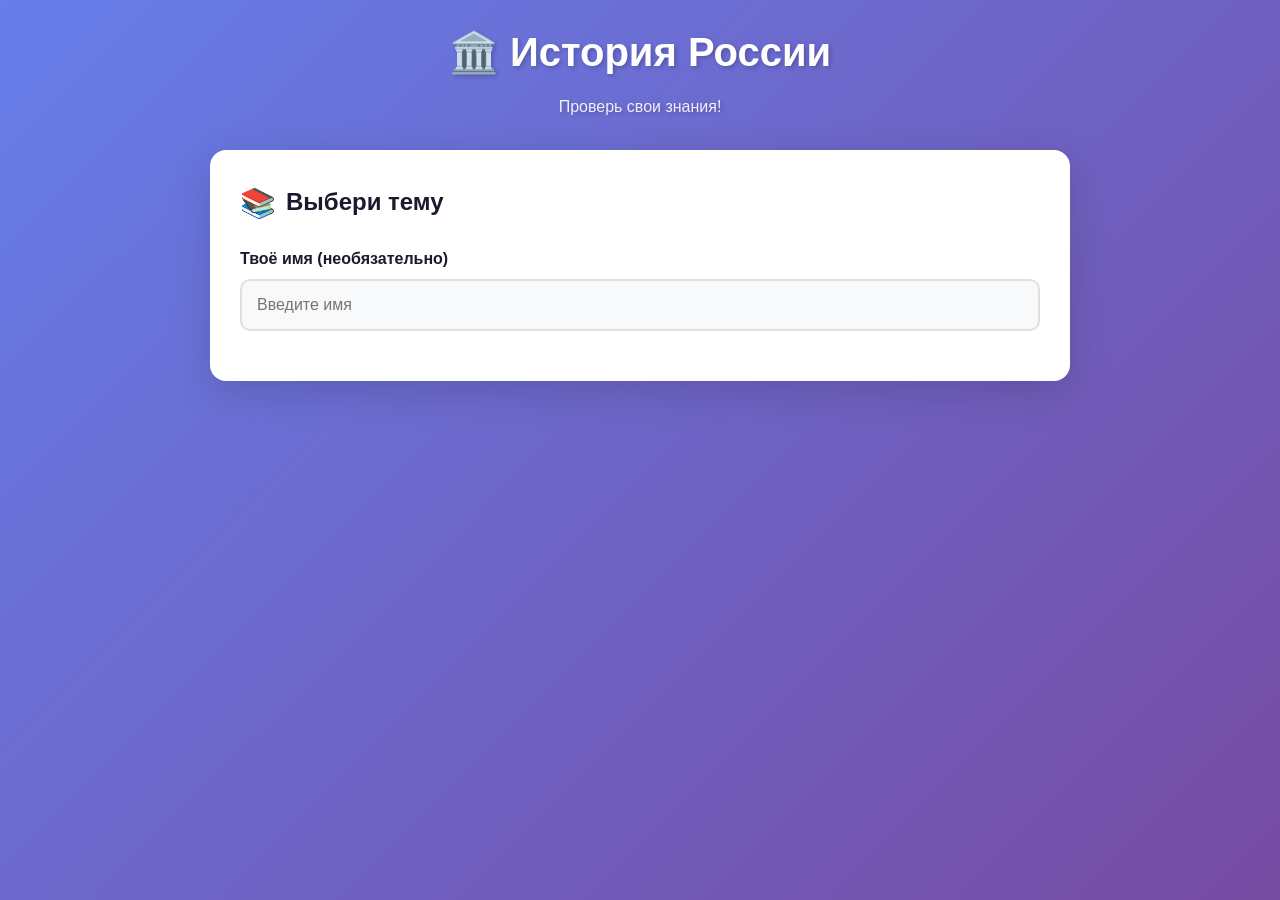
<file: index.html>
<!doctype html>
<html lang="ru">
  <head>
    <meta charset="UTF-8" />
    <meta name="viewport" content="width=device-width, initial-scale=1.0" />
    <title>История - Тестирование</title>
    <link rel="stylesheet" href="css/style.css" />
    <!-- Yandex.Metrika counter -->
    <script type="text/javascript">
      (function (m, e, t, r, i, k, a) {
        m[i] =
          m[i] ||
          function () {
            (m[i].a = m[i].a || []).push(arguments);
          };
        m[i].l = 1 * new Date();
        for (var j = 0; j < document.scripts.length; j++) {
          if (document.scripts[j].src === r) {
            return;
          }
        }
        ((k = e.createElement(t)),
          (a = e.getElementsByTagName(t)[0]),
          (k.async = 1),
          (k.src = r),
          a.parentNode.insertBefore(k, a));
      })(
        window,
        document,
        "script",
        "https://mc.yandex.ru/metrika/tag.js?id=107215943",
        "ym",
      );

      ym(107215943, "init", {
        ssr: true,
        webvisor: true,
        clickmap: true,
        ecommerce: "dataLayer",
        referrer: document.referrer,
        url: location.href,
        accurateTrackBounce: true,
        trackLinks: true,
      });
    </script>
    <noscript
      ><div>
        <img
          src="https://mc.yandex.ru/watch/107215943"
          style="position: absolute; left: -9999px"
          alt=""
        /></div
    ></noscript>
    <!-- /Yandex.Metrika counter -->
  </head>
  <body>
    <div class="container">
      <h1>
        🏛️ История России
        <span>Проверь свои знания!</span>
      </h1>

      <!-- Экран выбора темы -->
      <div id="topicsScreen" class="card">
        <h2>Выбери тему</h2>
        <div class="form-group">
          <label for="studentName">Твоё имя (необязательно)</label>
          <input
            type="text"
            id="studentName"
            class="form-control"
            placeholder="Введите имя"
          />
        </div>
        <div id="topicsList" class="topics-list">
          <!-- Темы загружаются динамически -->
        </div>
        <p
          id="noTopics"
          class="hidden"
          style="text-align: center; color: #666; margin-top: 20px"
        >
          Пока нет доступных тем. Зайдите позже! 📚
        </p>
      </div>

      <!-- Экран выбора режима -->
      <div id="modeScreen" class="card hidden">
        <h2>Выбери режим</h2>
        <div class="topics-list">
          <div class="topic-item" onclick="startMode('practice')">
            <span class="icon">📖</span>
            <div class="info">
              <div class="title">Практика</div>
              <div class="count">
                Вопросы по одному, можно закончить в любой момент
              </div>
            </div>
            <span class="arrow">→</span>
          </div>
          <div class="topic-item" onclick="startMode('test')">
            <span class="icon">📝</span>
            <div class="info">
              <div class="title">Тест</div>
              <div class="count">Фиксированное количество вопросов</div>
            </div>
            <span class="arrow">→</span>
          </div>
        </div>
        <div class="form-group" style="margin-top: 20px">
          <label for="questionCount">Количество вопросов в тесте:</label>
          <select id="questionCount" class="form-control">
            <option value="5">5 вопросов</option>
            <option value="10" selected>10 вопросов</option>
            <option value="15">15 вопросов</option>
            <option value="20">20 вопросов</option>
          </select>
        </div>
        <button
          class="btn btn-outline btn-block"
          style="margin-top: 20px"
          onclick="showTopics()"
        >
          ← Назад к темам
        </button>
      </div>

      <!-- Экран тестирования -->
      <div id="quizScreen" class="hidden">
        <div class="card">
          <div class="progress-container">
            <div class="progress-bar">
              <div
                id="progressFill"
                class="progress-fill"
                style="width: 0%"
              ></div>
            </div>
            <p id="progressText" class="progress-text">Вопрос 1 из 10</p>
          </div>
        </div>

        <div id="questionsContainer">
          <!-- Вопросы загружаются динамически -->
        </div>

        <div class="card">
          <button
            id="submitBtn"
            class="btn btn-success btn-block"
            onclick="submitAnswers()"
          >
            ✅ Завершить тест
          </button>
        </div>
      </div>

      <!-- Экран результатов -->
      <div id="resultsScreen" class="hidden">
        <div class="card results-card">
          <div id="resultIcon" class="result-icon">🏆</div>
          <h2>Результаты</h2>
          <div id="scoreDisplay" class="score-display">0/0</div>
          <p id="scoreText" class="score-text">Отличная работа!</p>
          <button class="btn btn-primary btn-block" onclick="restartQuiz()">
            🔄 Пройти ещё раз
          </button>
          <button
            class="btn btn-outline btn-block"
            style="margin-top: 10px"
            onclick="showTopics()"
          >
            📚 Выбрать другую тему
          </button>
        </div>

        <div id="answersReview" class="card">
          <h2>Проверка ответов</h2>
          <div id="reviewContainer">
            <!-- Разбор ответов -->
          </div>
        </div>
      </div>
    </div>

    <script src="js/app.js"></script>
  </body>
</html>
</file>
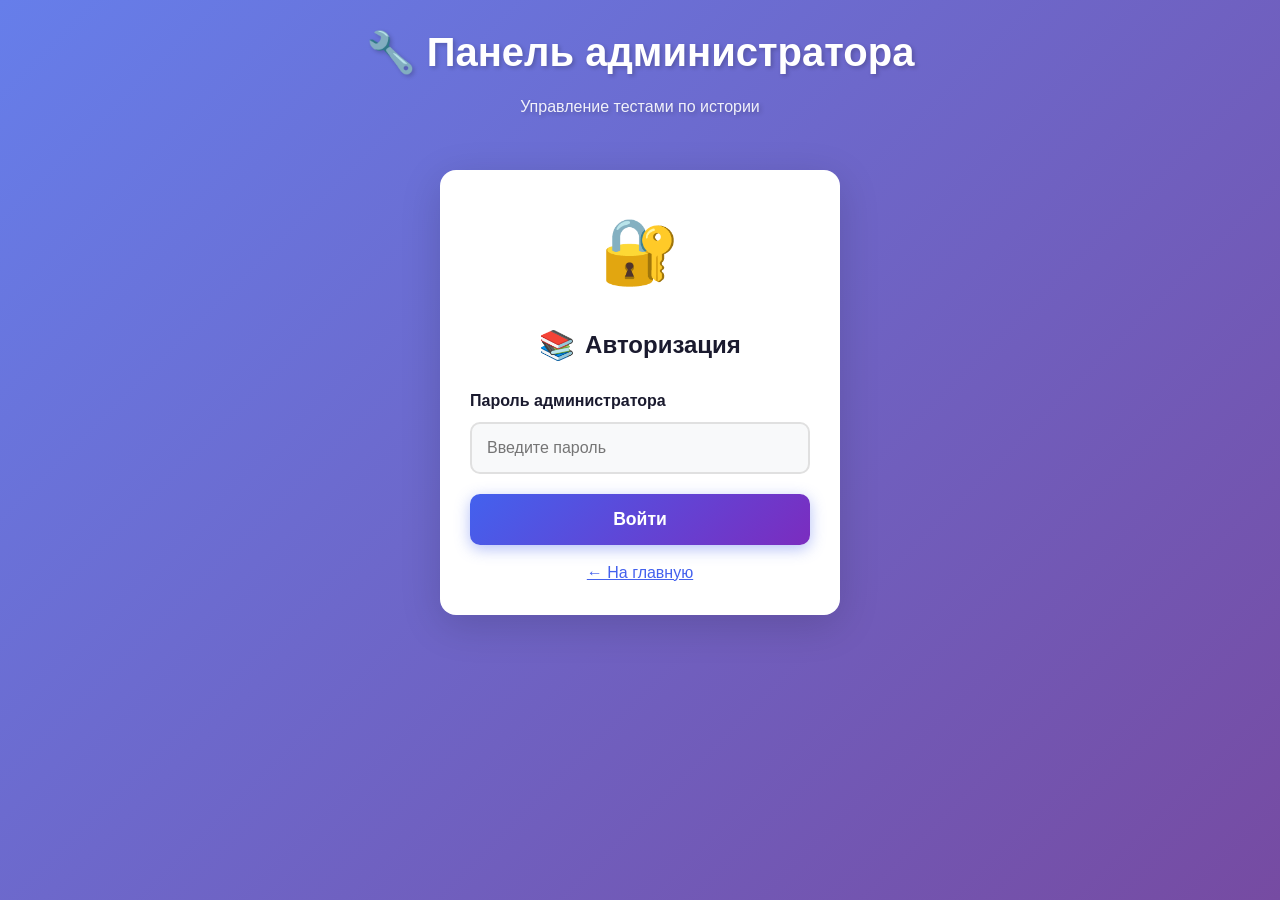
<file: admin.html>
<!doctype html>
<html lang="ru">
  <head>
    <meta charset="UTF-8" />
    <meta name="viewport" content="width=device-width, initial-scale=1.0" />
    <title>Администратор - История</title>
    <link rel="stylesheet" href="css/style.css" />
    <!-- Yandex.Metrika counter -->
    <script type="text/javascript">
      (function (m, e, t, r, i, k, a) {
        m[i] =
          m[i] ||
          function () {
            (m[i].a = m[i].a || []).push(arguments);
          };
        m[i].l = 1 * new Date();
        for (var j = 0; j < document.scripts.length; j++) {
          if (document.scripts[j].src === r) {
            return;
          }
        }
        ((k = e.createElement(t)),
          (a = e.getElementsByTagName(t)[0]),
          (k.async = 1),
          (k.src = r),
          a.parentNode.insertBefore(k, a));
      })(
        window,
        document,
        "script",
        "https://mc.yandex.ru/metrika/tag.js?id=107215943",
        "ym",
      );

      ym(107215943, "init", {
        ssr: true,
        webvisor: true,
        clickmap: true,
        ecommerce: "dataLayer",
        referrer: document.referrer,
        url: location.href,
        accurateTrackBounce: true,
        trackLinks: true,
      });
    </script>
    <noscript
      ><div>
        <img
          src="https://mc.yandex.ru/watch/107215943"
          style="position: absolute; left: -9999px"
          alt=""
        /></div
    ></noscript>
    <!-- /Yandex.Metrika counter -->
  </head>
  <body>
    <div class="container">
      <h1>
        🔧 Панель администратора
        <span>Управление тестами по истории</span>
      </h1>

      <!-- Экран входа -->
      <div id="loginScreen" class="card login-card">
        <div class="login-icon">🔐</div>
        <h2 style="justify-content: center">Авторизация</h2>
        <div id="loginError" class="alert alert-danger hidden">
          Неверный пароль
        </div>
        <div class="form-group">
          <label for="password">Пароль администратора</label>
          <input
            type="password"
            id="password"
            class="form-control"
            placeholder="Введите пароль"
            onkeypress="if (event.key === 'Enter') login();"
          />
        </div>
        <button class="btn btn-primary btn-block" onclick="login()">
          Войти
        </button>
        <p style="text-align: center; margin-top: 15px">
          <a href="/" style="color: var(--primary)">← На главную</a>
        </p>
      </div>

      <!-- Главная панель -->
      <div id="adminPanel" class="hidden">
        <div class="admin-nav">
          <button class="btn btn-primary" onclick="showSection('topics')">
            📚 Темы
          </button>
          <button class="btn btn-secondary" onclick="showSection('upload')">
            📤 Загрузить
          </button>
          <button class="btn btn-success" onclick="showSection('stats')">
            📊 Статистика
          </button>
          <button class="btn btn-outline" onclick="showSection('results')">
            📋 Результаты
          </button>
        </div>

        <!-- Секция тем -->
        <div id="topicsSection" class="card">
          <h2>Управление темами</h2>
          <div id="topicsList" class="topics-list">
            <!-- Темы загружаются динамически -->
          </div>
          <p
            id="noTopicsAdmin"
            class="hidden"
            style="text-align: center; color: #666; margin-top: 20px"
          >
            Нет созданных тем. Загрузите файл с заданиями.
          </p>
        </div>

        <!-- Секция загрузки -->
        <div id="uploadSection" class="card hidden">
          <h2>Загрузка заданий</h2>
          <div id="uploadError" class="alert alert-danger hidden"></div>
          <div id="uploadSuccess" class="alert alert-success hidden"></div>

          <div
            class="file-upload"
            id="dropZone"
            onclick="document.getElementById('fileInput').click()"
          >
            <div class="file-upload-icon">📁</div>
            <p class="file-upload-text">
              Перетащите файл сюда или нажмите для выбора
            </p>
            <p style="font-size: 0.9rem; color: #999; margin-top: 10px">
              Поддерживаются текстовые файлы (.txt)
            </p>
            <input type="file" id="fileInput" accept=".txt" />
          </div>

          <div style="margin-top: 30px">
            <h3 style="margin-bottom: 15px">📄 Формат файла</h3>
            <pre
              style="
                background: var(--light);
                padding: 20px;
                border-radius: var(--radius-sm);
                overflow-x: auto;
                font-size: 0.9rem;
                line-height: 1.8;
              "
            >
ТЕМА: Название темы

ВОПРОС: Текст вопроса?
1. Вариант 1
2. Вариант 2
3. Вариант 3
4. Вариант 4
ОТВЕТ: 2

ВОПРОС: Вопрос с несколькими ответами?
1. Вариант 1
2. Вариант 2
3. Вариант 3
ОТВЕТ: 1, 3

ВОПРОС: Открытый вопрос без вариантов?
ОТКРЫТЫЙ: Правильный ответ</pre
            >
          </div>
        </div>

        <!-- Секция статистики -->
        <div id="statsSection" class="card hidden">
          <h2>Общая статистика</h2>
          <div id="statsGrid" class="stats-grid">
            <!-- Статистика загружается динамически -->
          </div>
          <div id="topicStats">
            <h3 style="margin-bottom: 15px">По темам</h3>
            <div id="topicStatsTable" class="table-container">
              <!-- Таблица статистики по темам -->
            </div>
          </div>
        </div>

        <!-- Секция результатов -->
        <div id="resultsSection" class="card hidden">
          <h2>Результаты тестирования</h2>

          <div class="filters">
            <div class="filter-group">
              <label>Поиск по имени</label>
              <input
                type="text"
                id="filterName"
                placeholder="Имя ученика"
                oninput="filterResults()"
              />
            </div>
            <div class="filter-group">
              <label>Тема</label>
              <select id="filterTopic" onchange="filterResults()">
                <option value="">Все темы</option>
              </select>
            </div>
            <div class="filter-group">
              <label>Дата</label>
              <input type="date" id="filterDate" onchange="filterResults()" />
            </div>
          </div>

          <div class="table-container">
            <table id="resultsTable">
              <thead>
                <tr>
                  <th onclick="sortResults('date')">Дата ↕</th>
                  <th onclick="sortResults('name')">Ученик ↕</th>
                  <th onclick="sortResults('topic')">Тема ↕</th>
                  <th onclick="sortResults('score')">Результат ↕</th>
                  <th>Время</th>
                </tr>
              </thead>
              <tbody id="resultsBody">
                <!-- Результаты загружаются динамически -->
              </tbody>
            </table>
          </div>
        </div>

        <!-- Кнопка выхода -->
        <div style="text-align: center; margin-top: 20px">
          <button class="btn btn-outline btn-sm" onclick="logout()">
            🚪 Выйти
          </button>
          <a href="/" class="btn btn-outline btn-sm" style="margin-left: 10px">
            🏠 На главную
          </a>
        </div>
      </div>

      <!-- Модальное окно редактирования темы -->
      <div id="editModal" class="modal">
        <div class="modal-content" style="max-width: 700px">
          <div class="modal-header">
            <h3>✏️ Редактирование темы</h3>
            <button class="modal-close" onclick="closeModal()">&times;</button>
          </div>
          <div class="modal-body">
            <div class="form-group">
              <label>Название темы</label>
              <input type="text" id="editTitle" class="form-control" />
            </div>
            <div id="editQuestions">
              <!-- Вопросы загружаются динамически -->
            </div>
            <button
              class="btn btn-outline btn-sm"
              onclick="addQuestion()"
              style="margin-top: 10px"
            >
              ➕ Добавить вопрос
            </button>
          </div>
          <div class="modal-footer">
            <button class="btn btn-outline" onclick="closeModal()">
              Отмена
            </button>
            <button class="btn btn-danger" onclick="deleteTopic()">
              Удалить тему
            </button>
            <button class="btn btn-success" onclick="saveTopic()">
              Сохранить
            </button>
          </div>
        </div>
      </div>

      <!-- Модальное окно деталей сессии -->
      <div id="detailsModal" class="modal">
        <div class="modal-content" style="max-width: 600px">
          <div class="modal-header">
            <h3>📋 Детали тестирования</h3>
            <button class="modal-close" onclick="closeDetailsModal()">
              &times;
            </button>
          </div>
          <div class="modal-body" id="detailsContent">
            <!-- Детали загружаются динамически -->
          </div>
          <div class="modal-footer">
            <button class="btn btn-outline" onclick="closeDetailsModal()">
              Закрыть
            </button>
          </div>
        </div>
      </div>
    </div>

    <script src="js/admin.js"></script>
  </body>
</html>
</file>
<file: css/style.css>
/* ===== Основные переменные ===== */
:root {
  --primary: #4361ee;
  --primary-dark: #3651d4;
  --secondary: #f72585;
  --success: #06d6a0;
  --warning: #ffd166;
  --danger: #ef476f;
  --dark: #1a1a2e;
  --light: #f8f9fa;
  --gradient-primary: linear-gradient(135deg, #4361ee 0%, #7b2cbf 100%);
  --gradient-secondary: linear-gradient(135deg, #f72585 0%, #7209b7 100%);
  --gradient-success: linear-gradient(135deg, #06d6a0 0%, #1b9aaa 100%);
  --shadow: 0 10px 40px rgba(0, 0, 0, 0.15);
  --shadow-sm: 0 4px 15px rgba(0, 0, 0, 0.1);
  --radius: 16px;
  --radius-sm: 10px;
}

/* ===== Сброс стилей ===== */
* {
  margin: 0;
  padding: 0;
  box-sizing: border-box;
}

body {
  font-family: "Segoe UI", Tahoma, Geneva, Verdana, sans-serif;
  background: linear-gradient(135deg, #667eea 0%, #764ba2 100%);
  min-height: 100vh;
  color: var(--dark);
  line-height: 1.6;
}

/* ===== Контейнер ===== */
.container {
  max-width: 900px;
  margin: 0 auto;
  padding: 20px;
}

/* ===== Карточки ===== */
.card {
  background: white;
  border-radius: var(--radius);
  box-shadow: var(--shadow);
  padding: 30px;
  margin-bottom: 25px;
  animation: slideUp 0.5s ease;
}

@keyframes slideUp {
  from {
    opacity: 0;
    transform: translateY(30px);
  }
  to {
    opacity: 1;
    transform: translateY(0);
  }
}

/* ===== Заголовки ===== */
h1 {
  font-size: 2.5rem;
  text-align: center;
  color: white;
  margin-bottom: 30px;
  text-shadow: 2px 2px 4px rgba(0, 0, 0, 0.2);
}

h1 span {
  display: block;
  font-size: 1rem;
  font-weight: normal;
  opacity: 0.9;
  margin-top: 10px;
}

h2 {
  font-size: 1.5rem;
  color: var(--dark);
  margin-bottom: 20px;
  display: flex;
  align-items: center;
  gap: 10px;
}

h2::before {
  content: "📚";
  font-size: 1.8rem;
}

/* ===== Кнопки ===== */
.btn {
  display: inline-flex;
  align-items: center;
  justify-content: center;
  gap: 10px;
  padding: 15px 30px;
  font-size: 1.1rem;
  font-weight: 600;
  border: none;
  border-radius: var(--radius-sm);
  cursor: pointer;
  transition: all 0.3s ease;
  text-decoration: none;
}

.btn-primary {
  background: var(--gradient-primary);
  color: white;
  box-shadow: 0 4px 15px rgba(67, 97, 238, 0.4);
}

.btn-primary:hover {
  transform: translateY(-3px);
  box-shadow: 0 8px 25px rgba(67, 97, 238, 0.5);
}

.btn-secondary {
  background: var(--gradient-secondary);
  color: white;
  box-shadow: 0 4px 15px rgba(247, 37, 133, 0.4);
}

.btn-secondary:hover {
  transform: translateY(-3px);
  box-shadow: 0 8px 25px rgba(247, 37, 133, 0.5);
}

.btn-success {
  background: var(--gradient-success);
  color: white;
  box-shadow: 0 4px 15px rgba(6, 214, 160, 0.4);
}

.btn-success:hover {
  transform: translateY(-3px);
  box-shadow: 0 8px 25px rgba(6, 214, 160, 0.5);
}

.btn-outline {
  background: white;
  border: 2px solid var(--primary);
  color: var(--primary);
}

.btn-outline:hover {
  background: var(--primary);
  color: white;
}

.btn-danger {
  background: linear-gradient(135deg, #ef476f 0%, #d62246 100%);
  color: white;
}

.btn-danger:hover {
  transform: translateY(-2px);
}

.btn-sm {
  padding: 10px 20px;
  font-size: 0.95rem;
}

.btn:disabled {
  opacity: 0.6;
  cursor: not-allowed;
  transform: none !important;
}

.btn-block {
  width: 100%;
}

/* ===== Формы ===== */
.form-group {
  margin-bottom: 20px;
}

.form-group label {
  display: block;
  font-weight: 600;
  margin-bottom: 8px;
  color: var(--dark);
}

.form-control {
  width: 100%;
  padding: 15px;
  font-size: 1rem;
  border: 2px solid #e0e0e0;
  border-radius: var(--radius-sm);
  transition: all 0.3s ease;
  background: var(--light);
}

.form-control:focus {
  outline: none;
  border-color: var(--primary);
  background: white;
  box-shadow: 0 0 0 4px rgba(67, 97, 238, 0.1);
}

/* ===== Список тем ===== */
.topics-list {
  display: grid;
  gap: 15px;
}

.topic-item {
  background: var(--light);
  border-radius: var(--radius-sm);
  padding: 20px;
  display: flex;
  justify-content: space-between;
  align-items: center;
  cursor: pointer;
  transition: all 0.3s ease;
  border: 2px solid transparent;
}

.topic-item:hover {
  border-color: var(--primary);
  background: white;
  transform: translateX(5px);
}

.topic-item .icon {
  font-size: 2rem;
  margin-right: 15px;
}

.topic-item .info {
  flex: 1;
}

.topic-item .title {
  font-weight: 600;
  font-size: 1.1rem;
  color: var(--dark);
}

.topic-item .count {
  font-size: 0.9rem;
  color: #666;
  margin-top: 5px;
}

.topic-item .arrow {
  font-size: 1.5rem;
  color: var(--primary);
  transition: transform 0.3s ease;
}

.topic-item:hover .arrow {
  transform: translateX(5px);
}

.topic-actions {
  display: flex;
  gap: 8px;
  margin-left: 15px;
}

.topic-actions .btn {
  padding: 8px 12px;
  font-size: 0.9rem;
}

.topic-item .info {
  flex: 1;
  cursor: pointer;
}

/* ===== Вопрос ===== */
.question-card {
  background: white;
  border-radius: var(--radius);
  box-shadow: var(--shadow-sm);
  padding: 25px;
  margin-bottom: 20px;
}

.question-header {
  display: flex;
  align-items: center;
  gap: 12px;
  margin-bottom: 15px;
  flex-wrap: wrap;
}

.question-number {
  display: inline-block;
  background: var(--gradient-primary);
  color: white;
  padding: 5px 15px;
  border-radius: 20px;
  font-size: 0.9rem;
  font-weight: 600;
}

.question-type-badge {
  display: inline-flex;
  align-items: center;
  gap: 6px;
  padding: 5px 12px;
  border-radius: 20px;
  font-size: 0.85rem;
  font-weight: 500;
  background: var(--light);
  color: #666;
  border: 1px solid #e0e0e0;
}

.question-type-badge[data-type="single"] {
  background: rgba(67, 97, 238, 0.1);
  color: var(--primary);
  border-color: rgba(67, 97, 238, 0.3);
}

.question-type-badge[data-type="multiple"] {
  background: rgba(247, 37, 133, 0.1);
  color: var(--secondary);
  border-color: rgba(247, 37, 133, 0.3);
}

.question-type-badge[data-type="open"] {
  background: rgba(6, 214, 160, 0.1);
  color: #0a8d6f;
  border-color: rgba(6, 214, 160, 0.3);
}

.question-text {
  font-size: 1.2rem;
  font-weight: 500;
  margin-bottom: 20px;
  color: var(--dark);
}

/* ===== Варианты ответов ===== */
.options-list {
  display: flex;
  flex-direction: column;
  gap: 12px;
}

.option-item {
  display: flex;
  align-items: center;
  padding: 15px 20px;
  background: var(--light);
  border-radius: var(--radius-sm);
  cursor: pointer;
  transition: all 0.3s ease;
  border: 2px solid transparent;
}

.option-item:hover {
  background: white;
  border-color: var(--primary);
}

.option-item.selected {
  background: rgba(67, 97, 238, 0.1);
  border-color: var(--primary);
}

.option-item.correct {
  background: rgba(6, 214, 160, 0.2);
  border-color: var(--success);
}

.option-item.wrong {
  background: rgba(239, 71, 111, 0.2);
  border-color: var(--danger);
}

.option-item input {
  display: none;
}

.option-item .option-marker {
  width: 24px;
  height: 24px;
  border: 2px solid #ccc;
  border-radius: 50%;
  margin-right: 15px;
  display: flex;
  align-items: center;
  justify-content: center;
  font-weight: 600;
  font-size: 0.9rem;
  transition: all 0.3s ease;
}

.option-item.multiple .option-marker {
  border-radius: 4px;
}

.option-item.selected .option-marker {
  background: var(--primary);
  border-color: var(--primary);
  color: white;
}

.option-item.correct .option-marker {
  background: var(--success);
  border-color: var(--success);
  color: white;
}

.option-item.wrong .option-marker {
  background: var(--danger);
  border-color: var(--danger);
  color: white;
}

.option-text {
  flex: 1;
  font-size: 1rem;
}

/* ===== Открытый ответ ===== */
.open-answer {
  margin-top: 15px;
}

.open-answer input {
  width: 100%;
  padding: 15px;
  font-size: 1rem;
  border: 2px solid #e0e0e0;
  border-radius: var(--radius-sm);
  transition: all 0.3s ease;
}

.open-answer input:focus {
  outline: none;
  border-color: var(--primary);
}

/* ===== Прогресс-бар ===== */
.progress-container {
  margin-bottom: 25px;
}

.progress-bar {
  height: 12px;
  background: #e0e0e0;
  border-radius: 10px;
  overflow: hidden;
}

.progress-fill {
  height: 100%;
  background: var(--gradient-success);
  border-radius: 10px;
  transition: width 0.5s ease;
}

.progress-text {
  text-align: center;
  margin-top: 10px;
  font-weight: 600;
  color: #666;
}

/* ===== Результаты ===== */
.results-card {
  text-align: center;
}

.score-display {
  font-size: 4rem;
  font-weight: 700;
  background: var(--gradient-primary);
  -webkit-background-clip: text;
  -webkit-text-fill-color: transparent;
  background-clip: text;
  margin: 20px 0;
}

.score-text {
  font-size: 1.3rem;
  color: #666;
  margin-bottom: 30px;
}

.result-icon {
  font-size: 5rem;
  margin-bottom: 20px;
  animation: bounce 1s ease infinite;
}

@keyframes bounce {
  0%,
  100% {
    transform: translateY(0);
  }
  50% {
    transform: translateY(-20px);
  }
}

/* ===== Таблица статистики ===== */
.stats-grid {
  display: grid;
  grid-template-columns: repeat(auto-fit, minmax(200px, 1fr));
  gap: 20px;
  margin-bottom: 30px;
}

.stat-card {
  background: var(--light);
  border-radius: var(--radius-sm);
  padding: 20px;
  text-align: center;
}

.stat-value {
  font-size: 2.5rem;
  font-weight: 700;
  background: var(--gradient-primary);
  -webkit-background-clip: text;
  -webkit-text-fill-color: transparent;
  background-clip: text;
}

.stat-label {
  font-size: 0.95rem;
  color: #666;
  margin-top: 5px;
}

/* ===== Таблица ===== */
.table-container {
  overflow-x: auto;
  border-radius: var(--radius-sm);
}

table {
  width: 100%;
  border-collapse: collapse;
}

th,
td {
  padding: 15px;
  text-align: left;
  border-bottom: 1px solid #e0e0e0;
}

th {
  background: var(--light);
  font-weight: 600;
  cursor: pointer;
  transition: background 0.3s ease;
}

th:hover {
  background: #e0e0e0;
}

th.sorted {
  background: rgba(67, 97, 238, 0.1);
}

tr:hover {
  background: var(--light);
}

/* ===== Фильтры ===== */
.filters {
  display: flex;
  flex-wrap: wrap;
  gap: 15px;
  margin-bottom: 20px;
}

.filter-group {
  flex: 1;
  min-width: 200px;
}

.filter-group label {
  display: block;
  font-size: 0.9rem;
  font-weight: 600;
  margin-bottom: 5px;
  color: #666;
}

.filter-group input,
.filter-group select {
  width: 100%;
  padding: 10px 15px;
  border: 2px solid #e0e0e0;
  border-radius: var(--radius-sm);
  font-size: 0.95rem;
}

/* ===== Админ навигация ===== */
.admin-nav {
  display: flex;
  gap: 10px;
  margin-bottom: 25px;
  flex-wrap: wrap;
}

.admin-nav .btn {
  flex: 1;
  min-width: 150px;
}

/* ===== Модальное окно ===== */
.modal {
  display: none;
  position: fixed;
  top: 0;
  left: 0;
  width: 100%;
  height: 100%;
  background: rgba(0, 0, 0, 0.5);
  z-index: 1000;
  align-items: center;
  justify-content: center;
}

.modal.active {
  display: flex;
}

.modal-content {
  background: white;
  border-radius: var(--radius);
  max-width: 500px;
  width: 90%;
  max-height: 90vh;
  overflow-y: auto;
  animation: modalIn 0.3s ease;
}

@keyframes modalIn {
  from {
    opacity: 0;
    transform: scale(0.9);
  }
  to {
    opacity: 1;
    transform: scale(1);
  }
}

.modal-header {
  padding: 20px 25px;
  border-bottom: 1px solid #e0e0e0;
  display: flex;
  justify-content: space-between;
  align-items: center;
}

.modal-header h3 {
  font-size: 1.3rem;
  color: var(--dark);
}

.modal-close {
  background: none;
  border: none;
  font-size: 1.5rem;
  cursor: pointer;
  color: #666;
  transition: color 0.3s ease;
}

.modal-close:hover {
  color: var(--danger);
}

.modal-body {
  padding: 25px;
}

.modal-footer {
  padding: 15px 25px;
  border-top: 1px solid #e0e0e0;
  display: flex;
  justify-content: flex-end;
  gap: 10px;
}

/* ===== Загрузка файла ===== */
.file-upload {
  border: 3px dashed #ccc;
  border-radius: var(--radius);
  padding: 40px;
  text-align: center;
  cursor: pointer;
  transition: all 0.3s ease;
}

.file-upload:hover {
  border-color: var(--primary);
  background: rgba(67, 97, 238, 0.05);
}

.file-upload.dragover {
  border-color: var(--primary);
  background: rgba(67, 97, 238, 0.1);
}

.file-upload-icon {
  font-size: 3rem;
  margin-bottom: 15px;
}

.file-upload-text {
  font-size: 1.1rem;
  color: #666;
}

.file-upload input {
  display: none;
}

/* ===== Форма редактирования вопроса ===== */
.question-edit {
  background: var(--light);
  border-radius: var(--radius-sm);
  padding: 20px;
  margin-bottom: 15px;
}

.question-edit-header {
  display: flex;
  justify-content: space-between;
  align-items: center;
  margin-bottom: 15px;
}

.question-edit-header span {
  font-weight: 600;
  color: var(--primary);
}

.option-edit {
  display: flex;
  gap: 10px;
  margin-bottom: 10px;
  align-items: center;
}

.option-edit input[type="text"] {
  flex: 1;
  padding: 10px;
  border: 2px solid #e0e0e0;
  border-radius: var(--radius-sm);
}

.option-edit input[type="checkbox"] {
  width: 20px;
  height: 20px;
  cursor: pointer;
}

/* ===== Логин ===== */
.login-card {
  max-width: 400px;
  margin: 50px auto;
}

.login-icon {
  font-size: 4rem;
  text-align: center;
  margin-bottom: 20px;
}

/* ===== Уведомления ===== */
.alert {
  padding: 15px 20px;
  border-radius: var(--radius-sm);
  margin-bottom: 20px;
  font-weight: 500;
}

.alert-success {
  background: rgba(6, 214, 160, 0.2);
  color: #0a8d6f;
  border: 1px solid var(--success);
}

.alert-danger {
  background: rgba(239, 71, 111, 0.2);
  color: #a61b36;
  border: 1px solid var(--danger);
}

.alert-warning {
  background: rgba(255, 209, 102, 0.3);
  color: #8a6d00;
  border: 1px solid var(--warning);
}

/* ===== Адаптивность ===== */
@media (max-width: 768px) {
  h1 {
    font-size: 1.8rem;
  }

  .container {
    padding: 15px;
  }

  .card {
    padding: 20px;
  }

  .btn {
    padding: 12px 24px;
    font-size: 1rem;
  }

  .admin-nav {
    flex-direction: column;
  }

  .admin-nav .btn {
    width: 100%;
  }

  .stats-grid {
    grid-template-columns: repeat(2, 1fr);
  }

  .filters {
    flex-direction: column;
  }

  .filter-group {
    min-width: 100%;
  }

  table {
    font-size: 0.9rem;
  }

  th,
  td {
    padding: 10px;
  }
}

@media (max-width: 480px) {
  h1 {
    font-size: 1.5rem;
  }

  h1 span {
    font-size: 0.9rem;
  }

  .stats-grid {
    grid-template-columns: 1fr;
  }

  .topic-item {
    padding: 15px;
  }

  .topic-item .icon {
    font-size: 1.5rem;
  }
}

/* ===== Анимация появления ===== */
.fade-in {
  animation: fadeIn 0.5s ease;
}

@keyframes fadeIn {
  from {
    opacity: 0;
  }
  to {
    opacity: 1;
  }
}

/* ===== Детали сессии ===== */
.session-summary {
  background: var(--light);
  border-radius: var(--radius-sm);
  padding: 20px;
  margin-bottom: 20px;
}

.session-summary h4 {
  color: var(--dark);
  margin-bottom: 15px;
  font-size: 1.2rem;
}

.session-summary p {
  margin-bottom: 8px;
}

.answers-list {
  margin-top: 20px;
}

.answers-list h4 {
  margin-bottom: 15px;
  color: var(--dark);
}

.detail-answer {
  display: flex;
  align-items: center;
  padding: 12px 15px;
  border-radius: var(--radius-sm);
  margin-bottom: 10px;
  background: var(--light);
}

.detail-answer.correct {
  background: rgba(6, 214, 160, 0.15);
  border-left: 4px solid var(--success);
}

.detail-answer.wrong {
  background: rgba(239, 71, 111, 0.15);
  border-left: 4px solid var(--danger);
}

.answer-header {
  display: flex;
  align-items: center;
  gap: 15px;
  width: 100%;
}

.answer-number {
  font-weight: 600;
  color: var(--dark);
  min-width: 100px;
}

.answer-status {
  font-size: 1.2rem;
}

.answer-time {
  color: #666;
  font-size: 0.95rem;
  margin-left: auto;
}

/* ===== Скрытые элементы ===== */
.hidden {
  display: none !important;
}

/* ===== Состояние загрузки ===== */
.loading {
  position: relative;
  pointer-events: none;
}

.loading::after {
  content: "";
  position: absolute;
  top: 50%;
  left: 50%;
  width: 20px;
  height: 20px;
  margin: -10px 0 0 -10px;
  border: 3px solid transparent;
  border-top-color: white;
  border-radius: 50%;
  animation: spin 0.8s linear infinite;
}

@keyframes spin {
  to {
    transform: rotate(360deg);
  }
}
</file>
